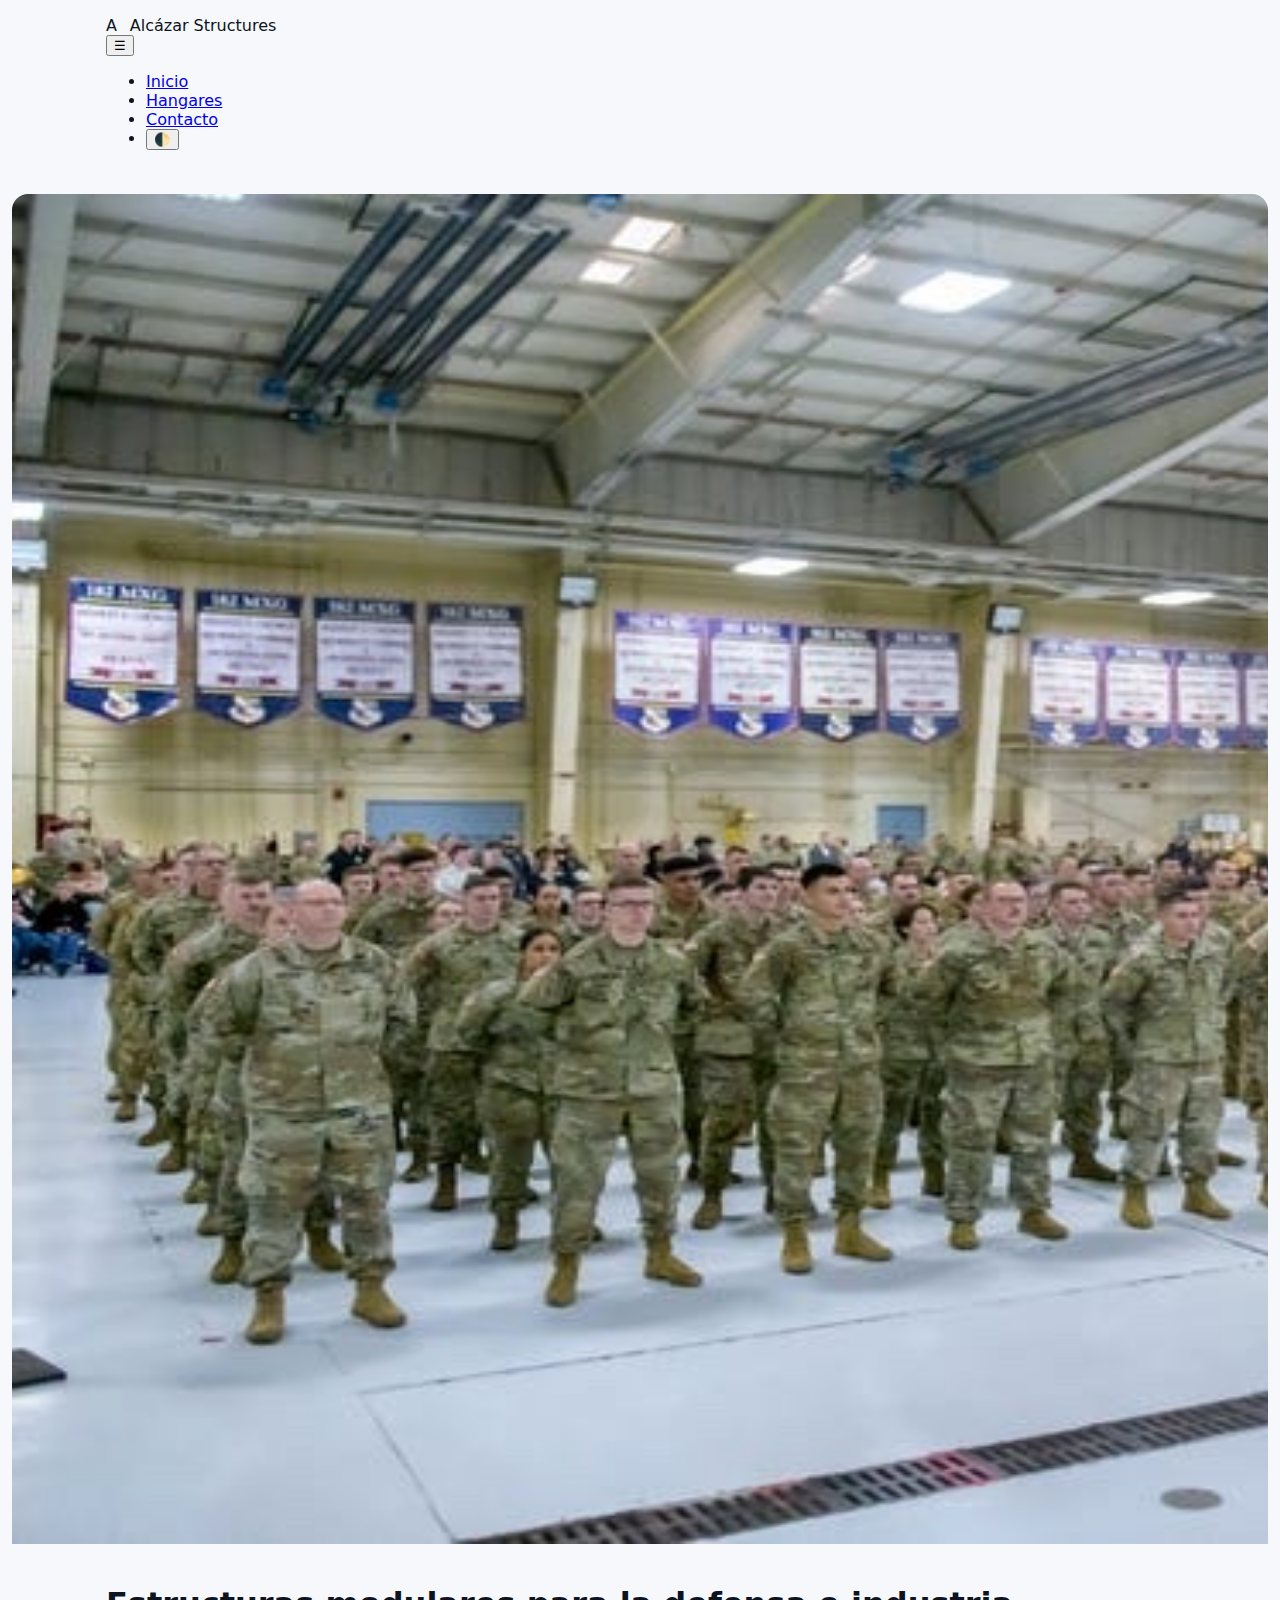
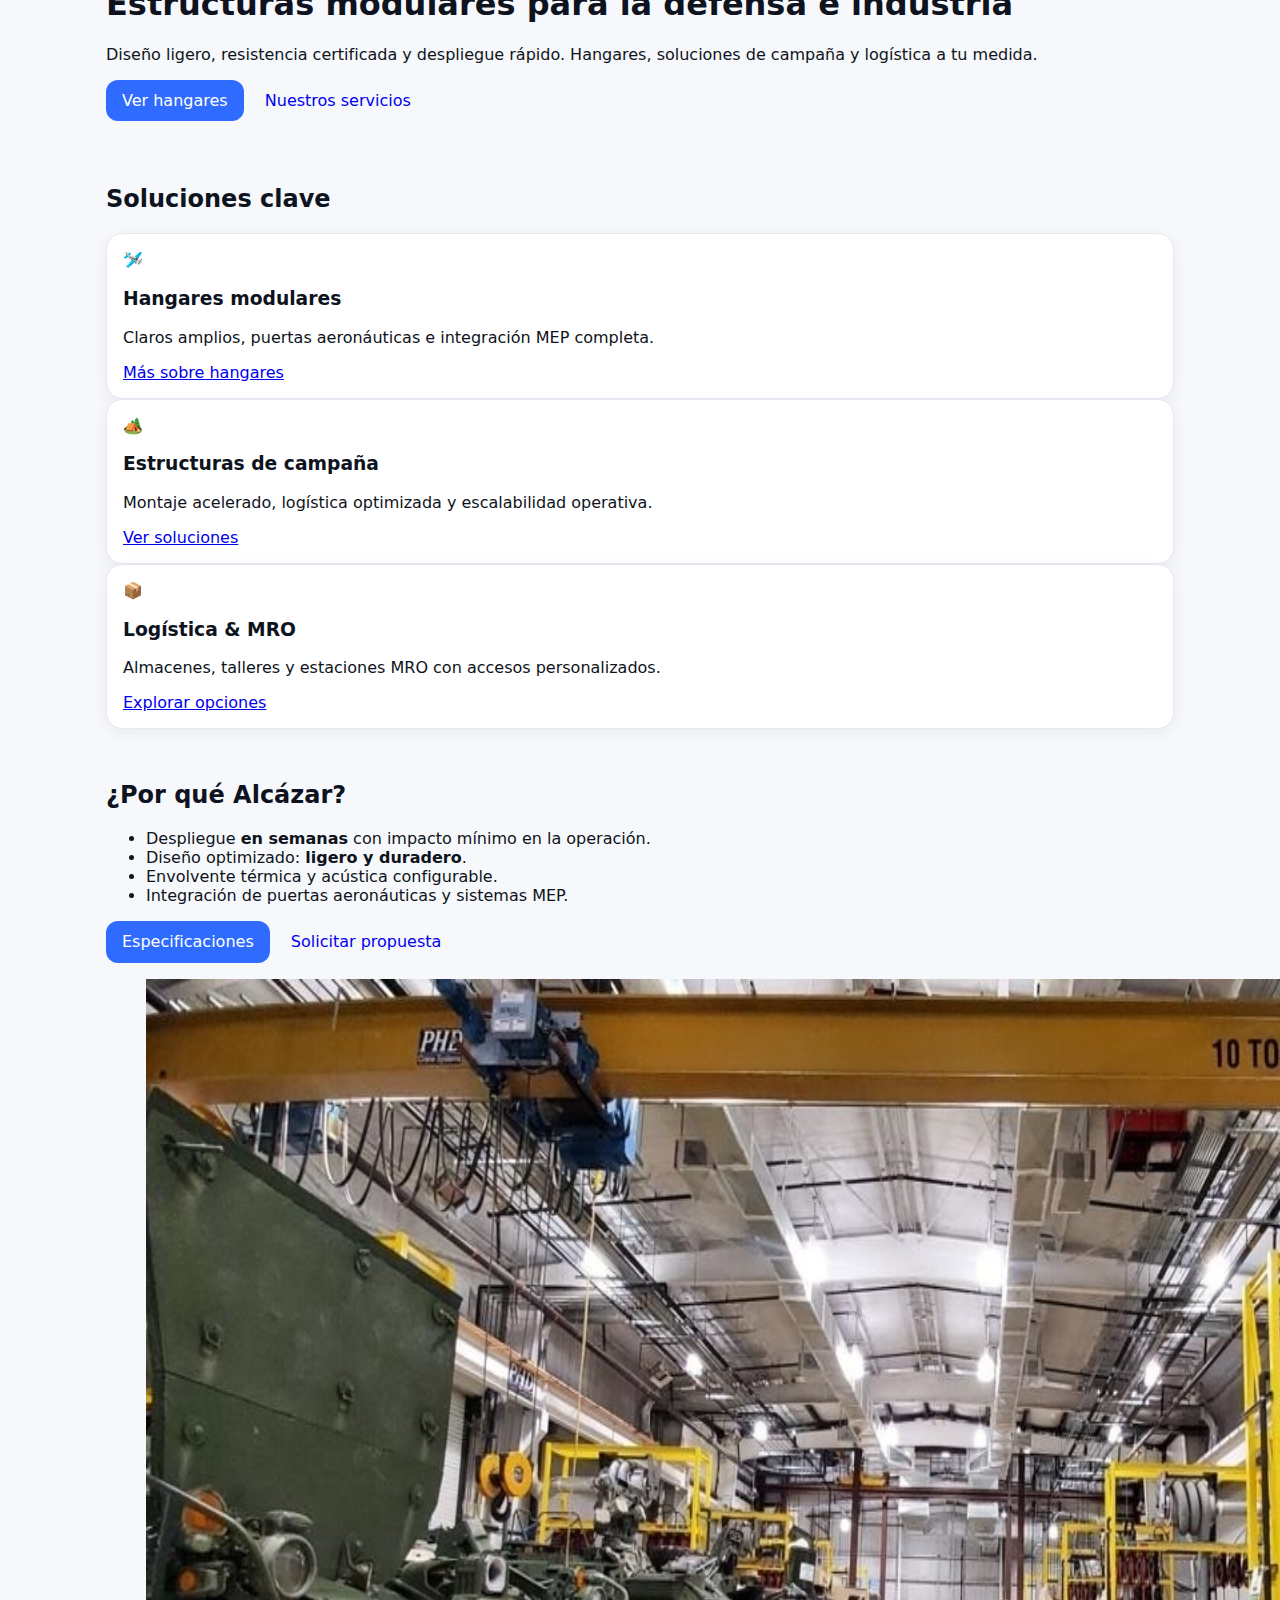
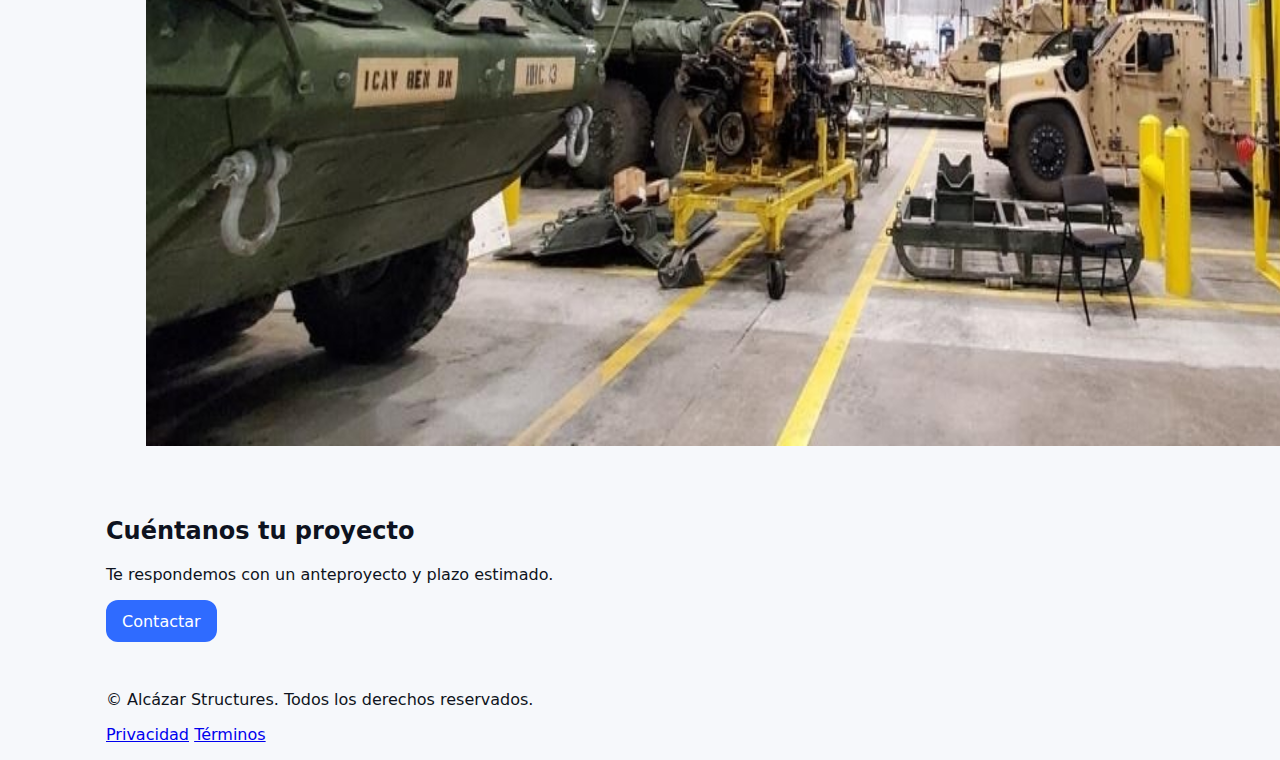
<file: index.html>
<!doctype html>
<html lang="es" data-theme="auto">
<head>
  <meta charset="utf-8" />
  <meta name="viewport" content="width=device-width,initial-scale=1" />
  <meta name="color-scheme" content="light dark" />

  <title>Alcázar Structures — Estructuras modulares para defensa e industria</title>
  <meta name="description" content="Soluciones modulares de alta resistencia: hangares, estructuras de campaña y logística para defensa e industria." />

  <!-- Open Graph / SEO -->
  <meta property="og:title" content="Alcázar Structures" />
  <meta property="og:description" content="Estructuras modulares para defensa e industria: hangares, logística y MRO." />
  <meta property="og:type" content="website" />
  <meta property="og:image" content="assets/img/01_formacion_infantes_hangar.jpg" />
  <meta property="og:locale" content="es_ES" />
  <meta name="twitter:card" content="summary_large_image" />

  <link rel="icon" href="assets/img/07_caza_hangar_despegue.jpg" type="image/jpeg" />
  <link rel="preload" href="styles.min.css" as="style" />
  <link rel="stylesheet" href="styles.min.css" />
  <script defer src="script.js"></script>
</head>
<body>
  <header class="site-header" aria-label="Cabecera">
    <div class="container header-inner">
      <a class="brand" href="index.html" aria-label="Alcázar Structures, inicio">
        <span class="brand-mark">A</span><span class="brand-name">Alcázar Structures</span>
      </a>
      <nav class="nav" aria-label="Navegación principal">
        <button class="nav-toggle" aria-expanded="false" aria-controls="nav-menu" aria-label="Abrir menú">☰</button>
        <ul id="nav-menu" class="nav-menu">
          <li><a class="nav-link is-active" href="index.html">Inicio</a></li>
          <li><a class="nav-link" href="hangares.html">Hangares</a></li>
          <li><a class="nav-link" href="#contacto">Contacto</a></li>
          <li><button class="theme-toggle" aria-label="Cambiar tema">🌓</button></li>
        </ul>
      </nav>
    </div>
  </header>

  <main id="content">
    <!-- HERO -->
    <section class="hero" aria-label="Portada">
      <picture>
        <img src="assets/img/01_formacion_infantes_hangar.jpg"
             alt="Formación de infantes en un hangar militar iluminado"
             loading="eager" width="2400" height="1350" />
      </picture>
      <div class="hero-overlay"></div>
      <div class="container hero-content">
        <h1>Estructuras modulares para la defensa e industria</h1>
        <p>Diseño ligero, resistencia certificada y despliegue rápido. Hangares, soluciones de campaña y logística a tu medida.</p>
        <div class="hero-cta">
          <a class="btn btn-primary" href="hangares.html">Ver hangares</a>
          <a class="btn btn-outline" href="#servicios">Nuestros servicios</a>
        </div>
      </div>
    </section>

    <!-- SERVICIOS -->
    <section id="servicios" class="section" aria-labelledby="servicios-title">
      <div class="container">
        <h2 id="servicios-title">Soluciones clave</h2>
        <div class="grid cards-3">
          <article class="card">
            <div class="card-icon" aria-hidden="true">🛩️</div>
            <h3>Hangares modulares</h3>
            <p>Claros amplios, puertas aeronáuticas e integración MEP completa.</p>
            <a class="link-arrow" href="hangares.html">Más sobre hangares</a>
          </article>
          <article class="card">
            <div class="card-icon" aria-hidden="true">🏕️</div>
            <h3>Estructuras de campaña</h3>
            <p>Montaje acelerado, logística optimizada y escalabilidad operativa.</p>
            <a class="link-arrow" href="#">Ver soluciones</a>
          </article>
          <article class="card">
            <div class="card-icon" aria-hidden="true">📦</div>
            <h3>Logística &amp; MRO</h3>
            <p>Almacenes, talleres y estaciones MRO con accesos personalizados.</p>
            <a class="link-arrow" href="#">Explorar opciones</a>
          </article>
        </div>
      </div>
    </section>

    <!-- POR QUÉ -->
    <section class="section section-alt" aria-labelledby="por-que-title">
      <div class="container split">
        <div>
          <h2 id="por-que-title">¿Por qué Alcázar?</h2>
          <ul class="checklist">
            <li>Despliegue <strong>en semanas</strong> con impacto mínimo en la operación.</li>
            <li>Diseño optimizado: <strong>ligero y duradero</strong>.</li>
            <li>Envolvente térmica y acústica configurable.</li>
            <li>Integración de puertas aeronáuticas y sistemas MEP.</li>
          </ul>
          <div class="stack-sm">
            <a class="btn btn-primary" href="hangares.html">Especificaciones</a>
            <a class="btn btn-ghost" href="#contacto">Solicitar propuesta</a>
          </div>
        </div>
        <figure class="media">
          <img src="assets/img/06_vehiculos_transporte_tropa.jpg"
               alt="Vehículos de transporte de tropa en instalación logística"
               loading="lazy" width="1600" height="1067" />
        </figure>
      </div>
    </section>

    <!-- CTA -->
    <section id="contacto" class="section cta" aria-labelledby="cta-title">
      <div class="container">
        <h2 id="cta-title">Cuéntanos tu proyecto</h2>
        <p>Te respondemos con un anteproyecto y plazo estimado.</p>
        <a class="btn btn-primary" href="mailto:info@alcazar-structures.com?subject=Proyecto%20de%20estructuras">Contactar</a>
      </div>
    </section>
  </main>

  <footer class="site-footer" role="contentinfo">
    <div class="container footer-inner">
      <p>© <span id="year"></span> Alcázar Structures. Todos los derechos reservados.</p>
      <nav aria-label="Enlaces legales">
        <a href="#">Privacidad</a>
        <a href="#">Términos</a>
      </nav>
    </div>
  </footer>
</body>
</html>
</file>
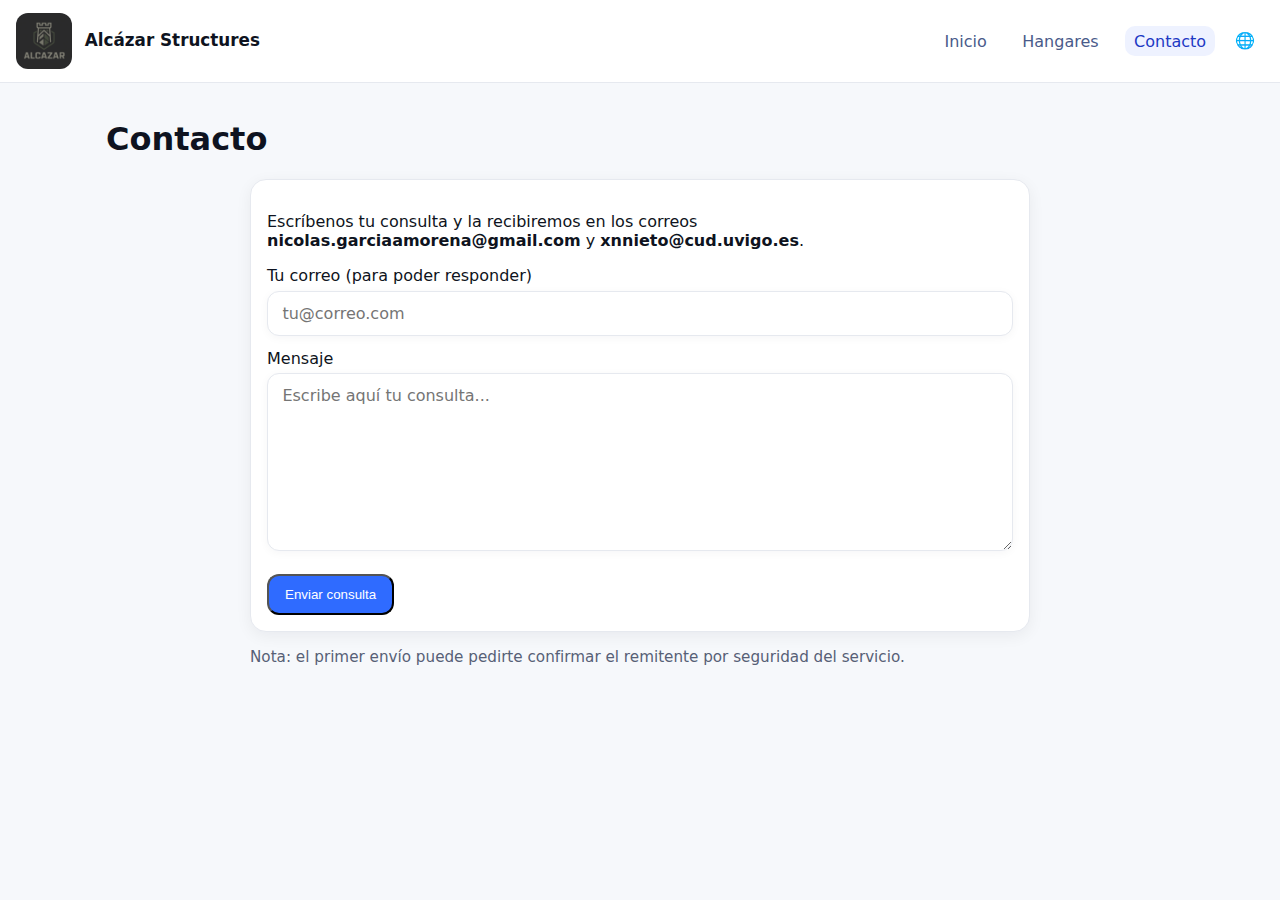
<file: contacto.html>
<!doctype html>
<html lang="es">
<head>
  <meta charset="utf-8"/>
  <meta name="viewport" content="width=device-width, initial-scale=1"/>
  <title>Alcázar Structures — Contacto</title>
  <link rel="preload" href="assets/img/logo.png?v=3" as="image">
  <link rel="stylesheet" href="styles.min.css?v=6"/>
</head>
<body>
  <!-- NAVBAR -->
  <header class="navbar">
    <a class="brand" href="/Alcazar-Structures/">
      <img src="assets/img/logo.png?v=3" alt="Alcázar Structures" class="brand-logo" width="56" height="56"/>
      <span class="brand-text">Alcázar Structures</span>
    </a>
    <nav class="menu">
      <a href="/Alcazar-Structures/">Inicio</a>
      <a href="/Alcazar-Structures/hangares.html">Hangares</a>
      <a class="active" href="/Alcazar-Structures/contacto.html">Contacto</a>
      <button class="lang" aria-label="Cambiar idioma">🌐</button>
    </nav>
  </header>

  <main class="container">
    <h1>Contacto</h1>

    <section class="card" style="max-width:780px;margin-inline:auto">
      <p>Escríbenos tu consulta y la recibiremos en los correos
        <strong>nicolas.garciaamorena@gmail.com</strong> y <strong>xnnieto@cud.uvigo.es</strong>.
      </p>

      <!-- FormSubmit: envía por email sin backend -->
      <form action="https://formsubmit.co/nicolas.garciaamorena@gmail.com" method="POST" class="contact-form">
        <!-- Campos visibles -->
        <div class="field">
          <label for="email">Tu correo (para poder responder)</label>
          <input id="email" name="email" type="email" placeholder="tu@correo.com" required>
        </div>

        <div class="field">
          <label for="mensaje">Mensaje</label>
          <textarea id="mensaje" name="mensaje" rows="8" placeholder="Escribe aquí tu consulta..." required></textarea>
        </div>

        <button type="submit" class="btn btn-primary">Enviar consulta</button>

        <!-- Opciones FormSubmit -->
        <input type="hidden" name="_subject" value="Consulta desde Alcázar Structures">
        <input type="hidden" name="_template" value="table">
        <input type="hidden" name="_captcha" value="false">
        <!-- Copia a segundo destinatario -->
        <input type="hidden" name="_cc" value="xnnieto@cud.uvigo.es">
        <!-- Redirección tras enviar -->
        <input type="hidden" name="_next" value="https://amorenas.github.io/Alcazar-Structures/gracias.html">
        <!-- Honeypot antispam -->
        <input type="text" name="_honey" style="display:none">
      </form>

      <!-- Estilos locales para el formulario (no tocan tu CSS global) -->
      <style>
        .contact-form .field{display:flex;flex-direction:column;gap:.35rem;margin:.8rem 0}
        .contact-form input,.contact-form textarea{
          font:inherit;padding:.75rem .9rem;border:1px solid #e6e9ef;border-radius:12px;
          background:#fff;box-shadow:0 2px 10px rgba(17,24,39,.04)
        }
        .contact-form input:focus,.contact-form textarea:focus{outline:3px solid #eef2ff;border-color:#1d39c4}
        .contact-form button{margin-top:.6rem}
      </style>
    </section>

    <p style="max-width:780px;margin:1rem auto 0;color:#576076;font-size:.95rem">
      Nota: el primer envío puede pedirte confirmar el remitente por seguridad del servicio.
    </p>
  </main>

  <!-- Lightbox contenedor (no se usa aquí, pero no molesta si tu JS lo busca) -->
  <div class="lb" id="lightbox" aria-hidden="true" hidden>
    <button class="lb-close" aria-label="Cerrar (Esc)">×</button>
    <button class="lb-prev" aria-label="Anterior">‹</button>
    <figure class="lb-stage">
      <img id="lb-img" alt="Imagen ampliada"/>
      <figcaption id="lb-cap"></figcaption>
    </figure>
    <button class="lb-next" aria-label="Siguiente">›</button>
  </div>

  <script src="script.js?v=6" defer></script>
</body>
</html>
</file>
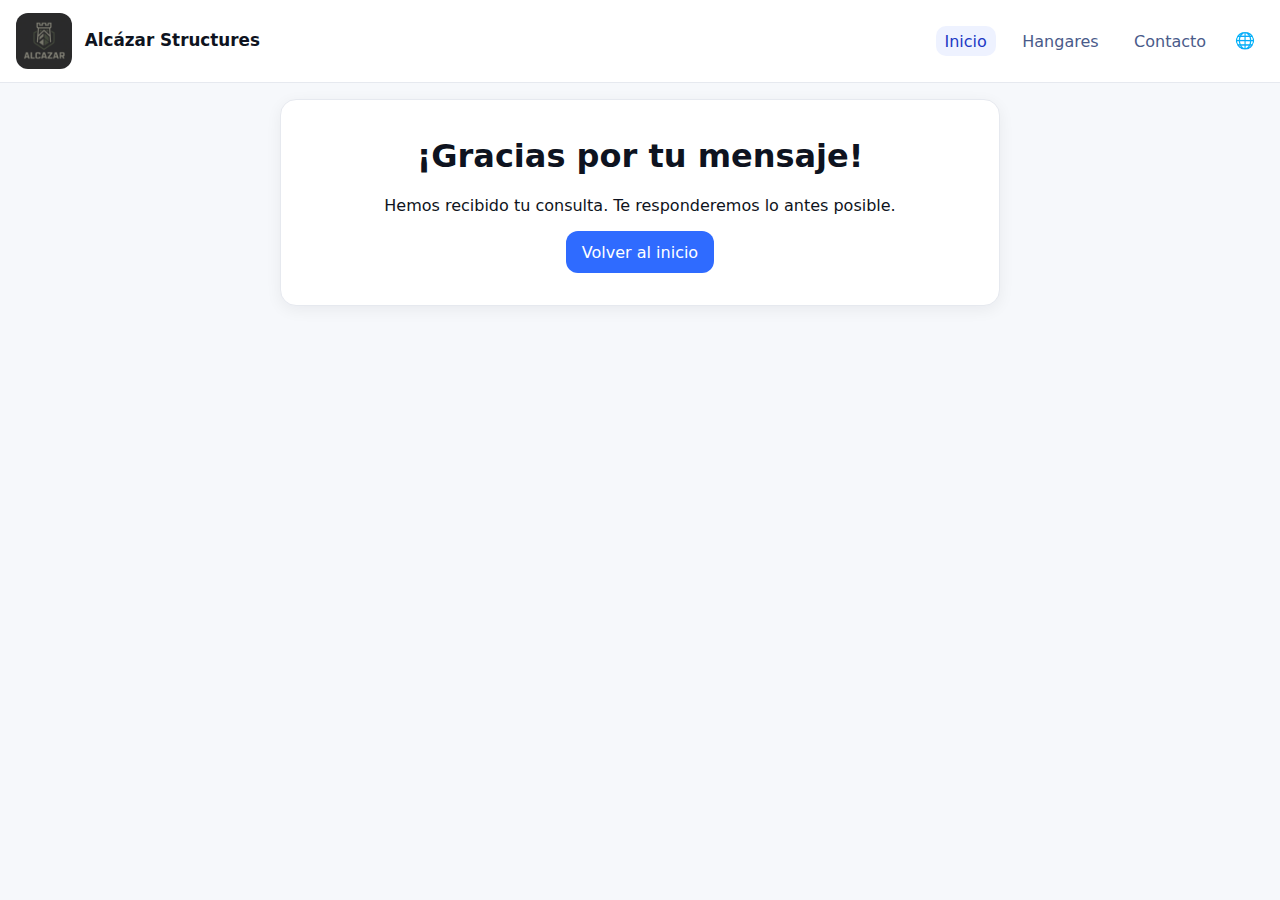
<file: gracias.html>
<!doctype html>
<html lang="es">
<head>
  <meta charset="utf-8"/>
  <meta name="viewport" content="width=device-width, initial-scale=1"/>
  <title>Mensaje enviado — Alcázar Structures</title>
  <link rel="preload" href="assets/img/logo.png?v=3" as="image">
  <link rel="stylesheet" href="styles.min.css?v=6"/>
</head>
<body>
  <header class="navbar">
    <a class="brand" href="/Alcazar-Structures/">
      <img src="assets/img/logo.png?v=3" alt="Alcázar Structures" class="brand-logo" width="56" height="56"/>
      <span class="brand-text">Alcázar Structures</span>
    </a>
    <nav class="menu">
      <a href="/Alcazar-Structures/" class="active">Inicio</a>
      <a href="/Alcazar-Structures/hangares.html">Hangares</a>
      <a href="/Alcazar-Structures/contacto.html">Contacto</a>
      <button class="lang" aria-label="Cambiar idioma">🌐</button>
    </nav>
  </header>

  <main class="container">
    <section class="card" style="max-width:720px;margin-inline:auto;text-align:center">
      <h1>¡Gracias por tu mensaje!</h1>
      <p>Hemos recibido tu consulta. Te responderemos lo antes posible.</p>
      <p><a class="btn btn-primary" href="/Alcazar-Structures/">Volver al inicio</a></p>
    </section>
  </main>
</body>
</html>
</file>
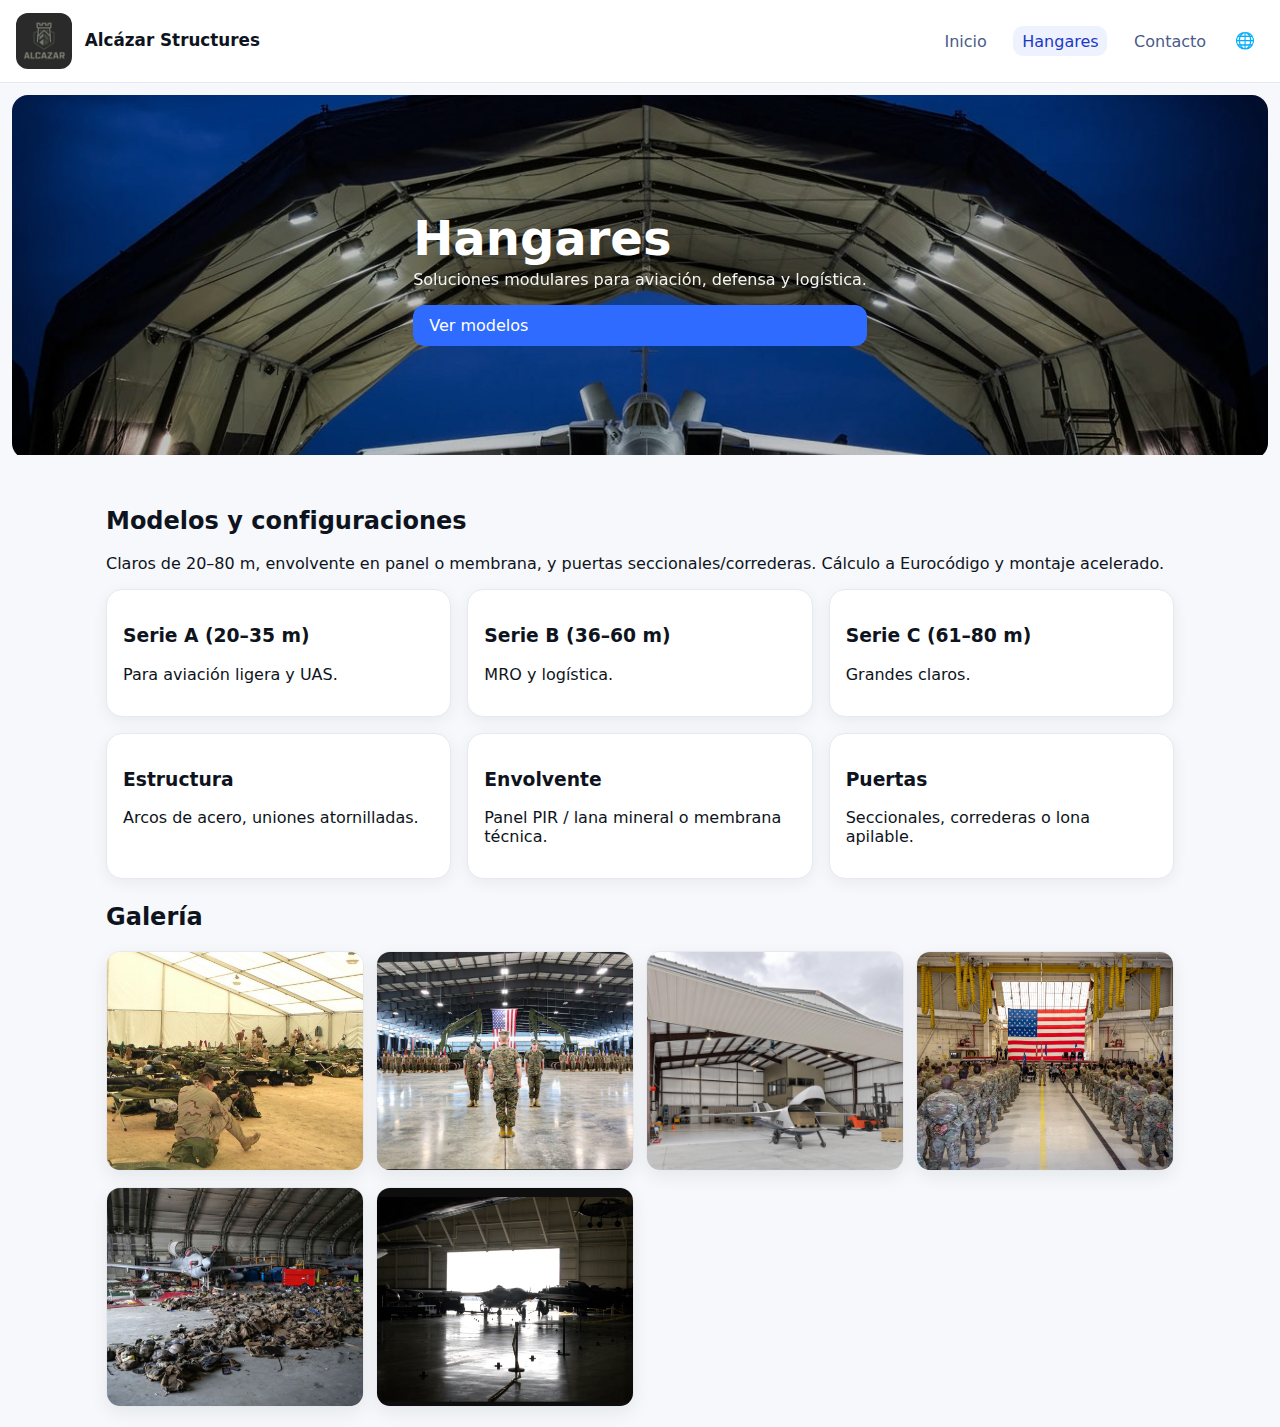
<file: hangares.html>
<!doctype html>
<html lang="es">
<head>
  <meta charset="utf-8"/>
  <meta name="viewport" content="width=device-width, initial-scale=1"/>
  <title>Alcázar Structures — Hangares</title>
  <link rel="preload" href="assets/img/logo.png?v=3" as="image">
  <link rel="stylesheet" href="styles.min.css?v=6"/>
</head>
<body>
  <!-- NAVBAR -->
  <header class="navbar">
    <a class="brand" href="/Alcazar-Structures/">
      <img src="assets/img/logo.png?v=3" alt="Alcázar Structures" class="brand-logo" width="56" height="56"/>
      <span class="brand-text">Alcázar Structures</span>
    </a>
    <nav class="menu">
      <a href="/Alcazar-Structures/">Inicio</a>
      <a class="active" href="/Alcazar-Structures/hangares.html">Hangares</a>
      <a href="/Alcazar-Structures/contacto.html">Contacto</a>
      <button class="lang" aria-label="Cambiar idioma">🌐</button>
    </nav>
  </header>

  <!-- HERO -->
  <section class="hero">
    <img class="hero-bg" src="assets/img/07_caza_hangar_despegue.jpg" alt="Caza despegando frente a hangar">
    <div class="hero-overlay">
      <h1>Hangares</h1>
      <p>Soluciones modulares para aviación, defensa y logística.</p>
      <a class="btn btn-primary" href="#modelos">Ver modelos</a>
    </div>
  </section>

  <main class="container">
    <section>
      <h2>Modelos y configuraciones</h2>
      <p>Claros de 20–80 m, envolvente en panel o membrana, y puertas seccionales/correderas. Cálculo a Eurocódigo y montaje acelerado.</p>
    </section>

    <section id="modelos" class="cards">
      <article class="card"><h3>Serie A (20–35 m)</h3><p>Para aviación ligera y UAS.</p></article>
      <article class="card"><h3>Serie B (36–60 m)</h3><p>MRO y logística.</p></article>
      <article class="card"><h3>Serie C (61–80 m)</h3><p>Grandes claros.</p></article>
    </section>

    <section id="especificaciones" class="cards" style="margin-top:1rem">
      <article class="card"><h3>Estructura</h3><p>Arcos de acero, uniones atornilladas.</p></article>
      <article class="card"><h3>Envolvente</h3><p>Panel PIR / lana mineral o membrana técnica.</p></article>
      <article class="card"><h3>Puertas</h3><p>Seccionales, correderas o lona apilable.</p></article>
    </section>

    <section style="margin-top:1.5rem">
      <h2 id="galeria">Galería</h2>
      <!-- Usamos 09–14 -->
      <div class="gallery" data-lightbox>
        <figure><img src="assets/img/09_infanteria_hangar_portatil.jpg" data-full="assets/img/09_infanteria_hangar_portatil.jpg" alt="Infantería en hangar portátil"></figure>
        <figure><img src="assets/img/10_conferencia_hangar.png" data-full="assets/img/10_conferencia_hangar.png" alt="Conferencia en hangar"></figure>
        <figure><img src="assets/img/11_estructura_en_portillos.jpg" data-full="assets/img/11_estructura_en_portillos.jpg" alt="Estructura con portillos"></figure>
        <figure><img src="assets/img/12_tropas_en_hangar.jpg" data-full="assets/img/12_tropas_en_hangar.jpg" alt="Tropas en hangar"></figure>
        <figure><img src="assets/img/13_hangar_despliegue_rapido.jpg" data-full="assets/img/13_hangar_despliegue_rapido.jpg" alt="Hangar de despliegue rápido"></figure>
        <figure><img src="assets/img/14_hangar_del_futuro.png" data-full="assets/img/14_hangar_del_futuro.png" alt="Concepto hangar del futuro"></figure>
      </div>
    </section>
  </main>

  <!-- LIGHTBOX -->
  <div class="lb" id="lightbox" aria-hidden="true" hidden>
    <button class="lb-close" aria-label="Cerrar (Esc)">×</button>
    <button class="lb-prev" aria-label="Anterior">‹</button>
    <figure class="lb-stage">
      <img id="lb-img" alt="Imagen ampliada"/>
      <figcaption id="lb-cap"></figcaption>
    </figure>
    <button class="lb-next" aria-label="Siguiente">›</button>
  </div>

  <script src="script.js?v=6" defer></script>
</body>
</html>
</file>
<file: styles.min.css>
:root{--bg:#0b0d12;--card:#fff;--text:#0e1320;--muted:#576076}
*{box-sizing:border-box}body{margin:0;font-family:system-ui,-apple-system,Segoe UI,Roboto,Ubuntu,"Helvetica Neue",Arial,sans-serif;color:var(--text);background:#f6f8fb}
.navbar{position:sticky;top:0;z-index:50;display:flex;align-items:center;justify-content:space-between;gap:.75rem;padding:.8rem 1rem;background:#fff;border-bottom:1px solid #e6e9ef}
.brand{display:flex;align-items:center;gap:.8rem;text-decoration:none;color:inherit}
.brand-logo{width:56px;height:56px;border-radius:12px;display:block}
.brand-text{font-weight:700;font-size:1.05rem;line-height:1}
.menu a{margin:0 .4rem;text-decoration:none;color:#4a5b8a;padding:.35rem .55rem;border-radius:10px}
.menu a.active,.menu a:hover{background:#eef2ff;color:#1d39c4}
.menu .lang{background:transparent;border:0;cursor:pointer;font-size:1rem;padding:.35rem .55rem;border-radius:10px}
.hero{position:relative;border-radius:16px;overflow:hidden;margin:12px}
.hero-bg{width:100%;height:360px;object-fit:cover;filter:brightness(.75)}
.hero-overlay{position:absolute;inset:0;display:grid;place-content:center;color:#fff;text-align:left;padding:2rem}
.hero-overlay h1{font-size:clamp(2rem,4vw,3rem);margin:.2rem 0 0}
.hero-overlay p{opacity:.95;margin:.2rem 0 1rem}
.btn{display:inline-block;padding:.7rem 1rem;border-radius:12px;text-decoration:none}
.btn-primary{background:#2f6bff;color:#fff}
.container{max-width:1100px;margin:0 auto;padding:1rem}
.cards{display:grid;grid-template-columns:repeat(auto-fit,minmax(220px,1fr));gap:1rem}
.card{background:#fff;border:1px solid #e6e9ef;border-radius:16px;padding:1rem;box-shadow:0 4px 16px rgba(17,24,39,.06)}
.gallery{display:grid;grid-template-columns:repeat(auto-fit,minmax(220px,1fr));gap:12px}
.gallery figure{margin:0}
.gallery img{width:100%;height:220px;object-fit:cover;border-radius:14px;cursor:zoom-in;border:1px solid #e6e9ef;box-shadow:0 6px 18px rgba(17,24,39,.07)}
.gallery img:focus{outline:3px solid #2f6bff}
.lb{position:fixed;inset:0;background:rgba(5,10,25,.85);display:grid;grid-template-columns:auto 1fr auto;grid-template-rows:auto 1fr auto;align-items:center;justify-items:center;gap:1rem;padding:1rem}
.lb[hidden]{display:none}
.lb-stage{grid-column:2;grid-row:2;max-width:min(92vw,1400px);max-height:86vh;margin:0}
.lb-stage img{max-width:100%;max-height:86vh;border-radius:14px}
.lb-prev,.lb-next,.lb-close{background:rgba(255,255,255,.12);color:#fff;border:0;border-radius:12px;padding:.6rem 1rem;font-size:2rem;line-height:1;cursor:pointer}
.lb-prev{grid-column:1;grid-row:2}
.lb-next{grid-column:3;grid-row:2}
.lb-close{grid-column:3;grid-row:1;align-self:start;justify-self:end}
.lb-prev:hover,.lb-next:hover,.lb-close:hover{background:rgba(255,255,255,.22)}
.lb figcaption{color:#dbe2ff;text-align:center;margin-top:.5rem}
body.noscroll{overflow:hidden}
</file>
